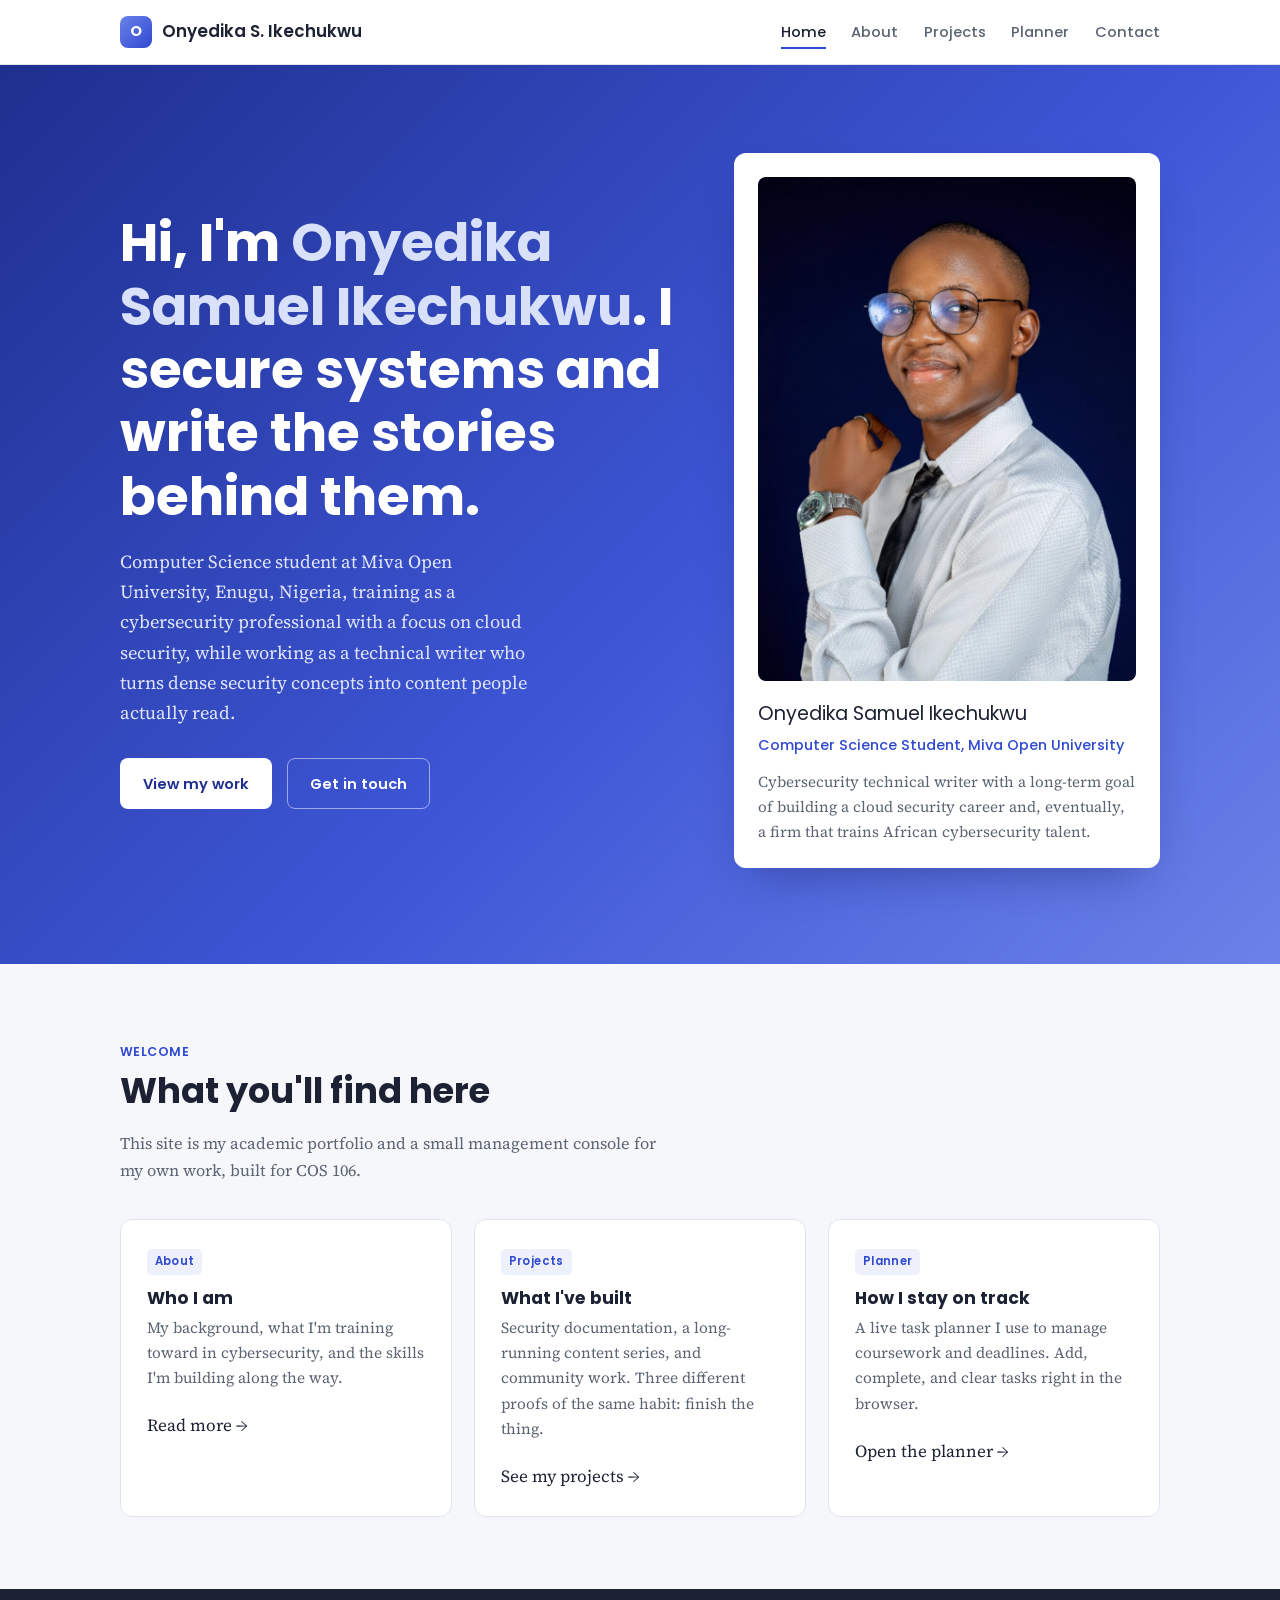
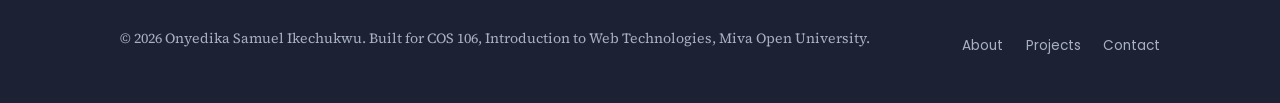
<file: index.html>
<!DOCTYPE html>
<html lang="en">
<head>
<meta charset="UTF-8">
<meta name="viewport" content="width=device-width, initial-scale=1.0">
<title>Onyedika Samuel Ikechukwu | Student Portfolio</title>
<meta name="description" content="Personal academic portfolio of Onyedika Samuel Ikechukwu, Computer Science student at Miva Open University and cybersecurity technical writer.">
<link rel="stylesheet" href="css/style.css">
</head>
<body>

<header class="site-header">
  <nav class="nav">
    <a href="index.html" class="brand"><span class="brand-mark">O</span>Onyedika S. Ikechukwu</a>
    <button class="nav-toggle" id="navToggle" aria-label="Toggle navigation menu" aria-expanded="false">☰</button>
    <ul class="nav-links" id="navLinks">
      <li><a href="index.html" aria-current="page">Home</a></li>
      <li><a href="about.html">About</a></li>
      <li><a href="projects.html">Projects</a></li>
      <li><a href="planner.html">Planner</a></li>
      <li><a href="contact.html">Contact</a></li>
    </ul>
  </nav>
</header>

<main>
  <section class="hero">
    <div class="container hero-grid">
      <div>
        <h1>Hi, I'm <span class="accent">Onyedika Samuel Ikechukwu</span>. I secure systems and write the stories behind them.</h1>
        <p class="hero-lede">Computer Science student at Miva Open University, Enugu, Nigeria, training as a cybersecurity professional with a focus on cloud security, while working as a technical writer who turns dense security concepts into content people actually read.</p>
        <div class="btn-row">
          <a href="projects.html" class="btn btn-primary">View my work</a>
          <a href="contact.html" class="btn btn-ghost">Get in touch</a>
        </div>
      </div>

      <div class="profile-card">
        <div class="profile-photo-frame">
          <img src="images/cedric.jpg" alt="Portrait of Onyedika Samuel Ikechukwu">
        </div>
        <p class="profile-name">Onyedika Samuel Ikechukwu</p>
        <p class="profile-role">Computer Science Student, Miva Open University</p>
        <p class="profile-blurb">Cybersecurity technical writer with a long-term goal of building a cloud security career and, eventually, a firm that trains African cybersecurity talent.</p>
      </div>
    </div>
  </section>

  <section class="section">
    <div class="container">
      <div class="section-head">
        <span class="eyebrow">Welcome</span>
        <h2>What you'll find here</h2>
        <p>This site is my academic portfolio and a small management console for my own work, built for COS 106.</p>
      </div>
      <div class="grid grid-3">
        <div class="card">
          <span class="file-tag">About</span>
          <h3>Who I am</h3>
          <p>My background, what I'm training toward in cybersecurity, and the skills I'm building along the way.</p>
          <a href="about.html" class="project-links" style="display:inline-block;">Read more →</a>
        </div>
        <div class="card">
          <span class="file-tag">Projects</span>
          <h3>What I've built</h3>
          <p>Security documentation, a long-running content series, and community work. Three different proofs of the same habit: finish the thing.</p>
          <a href="projects.html" class="project-links" style="display:inline-block;">See my projects →</a>
        </div>
        <div class="card">
          <span class="file-tag">Planner</span>
          <h3>How I stay on track</h3>
          <p>A live task planner I use to manage coursework and deadlines. Add, complete, and clear tasks right in the browser.</p>
          <a href="planner.html" class="project-links" style="display:inline-block;">Open the planner →</a>
        </div>
      </div>
    </div>
  </section>
</main>

<footer class="site-footer">
  <div class="container footer-row">
    <p>&copy; 2026 Onyedika Samuel Ikechukwu. Built for COS 106, Introduction to Web Technologies, Miva Open University.</p>
    <div class="footer-links">
      <a href="about.html">About</a>
      <a href="projects.html">Projects</a>
      <a href="contact.html">Contact</a>
    </div>
  </div>
</footer>

<script src="js/main.js"></script>
</body>
</html>
</file>
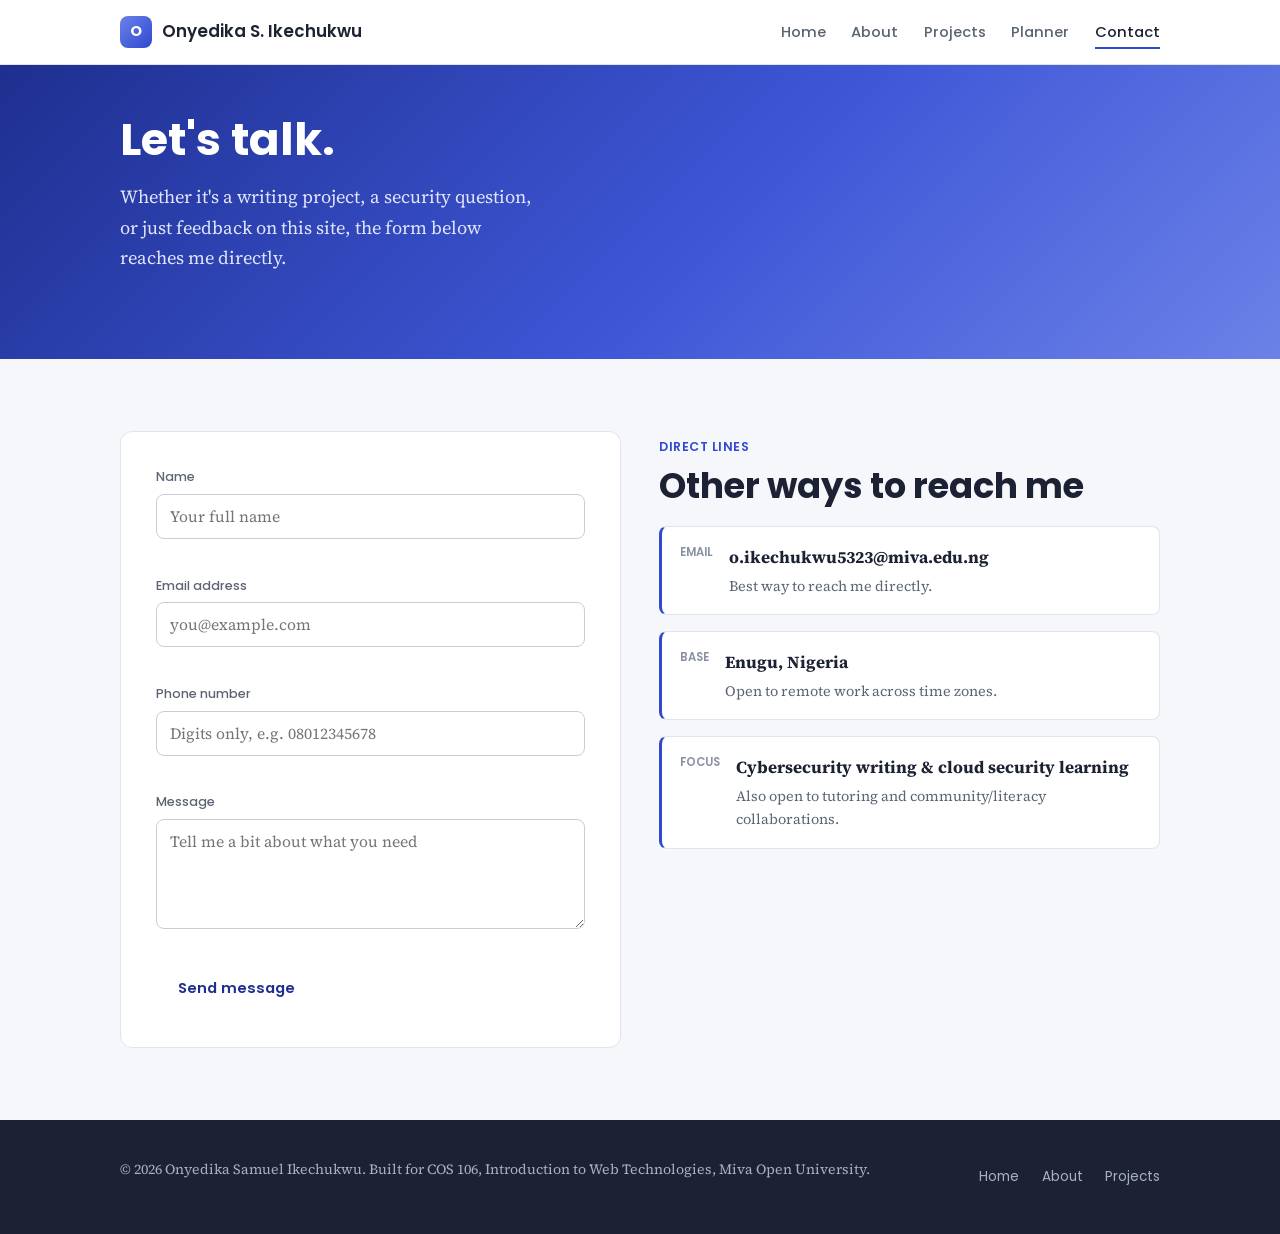
<file: contact.html>
<!DOCTYPE html>
<html lang="en">
<head>
<meta charset="UTF-8">
<meta name="viewport" content="width=device-width, initial-scale=1.0">
<title>Contact | Onyedika Samuel Ikechukwu</title>
<meta name="description" content="Get in touch with Onyedika Samuel Ikechukwu, contact form with client-side validation.">
<link rel="stylesheet" href="css/style.css">
</head>
<body>

<header class="site-header">
  <nav class="nav">
    <a href="index.html" class="brand"><span class="brand-mark">O</span>Onyedika S. Ikechukwu</a>
    <button class="nav-toggle" id="navToggle" aria-label="Toggle navigation menu" aria-expanded="false">☰</button>
    <ul class="nav-links" id="navLinks">
      <li><a href="index.html">Home</a></li>
      <li><a href="about.html">About</a></li>
      <li><a href="projects.html">Projects</a></li>
      <li><a href="planner.html">Planner</a></li>
      <li><a href="contact.html" aria-current="page">Contact</a></li>
    </ul>
  </nav>
</header>

<main>
  <section class="hero" style="padding:3rem 0 3.5rem;">
    <div class="container">
      <h1 style="font-size:clamp(2rem,4vw,2.8rem);">Let's talk.</h1>
      <p class="hero-lede">Whether it's a writing project, a security question, or just feedback on this site, the form below reaches me directly.</p>
    </div>
  </section>

  <section class="section">
    <div class="container contact-grid">
      <div class="planner-panel">
        <form id="contactForm" novalidate>
          <div class="form-row">
            <label for="cName">Name</label>
            <input type="text" id="cName" name="name" placeholder="Your full name">
            <span class="error-text" id="err-cName"></span>
          </div>
          <div class="form-row">
            <label for="cEmail">Email address</label>
            <input type="email" id="cEmail" name="email" placeholder="you@example.com">
            <span class="error-text" id="err-cEmail"></span>
          </div>
          <div class="form-row">
            <label for="cPhone">Phone number</label>
            <input type="tel" id="cPhone" name="phone" placeholder="Digits only, e.g. 08012345678">
            <span class="error-text" id="err-cPhone"></span>
          </div>
          <div class="form-row">
            <label for="cMessage">Message</label>
            <textarea id="cMessage" name="message" placeholder="Tell me a bit about what you need"></textarea>
            <span class="error-text" id="err-cMessage"></span>
          </div>
          <button type="submit" class="btn btn-primary" style="border:none;">Send message</button>
          <div class="form-status" id="formStatus"></div>
        </form>
      </div>

      <div class="contact-info">
        <div class="section-head" style="margin-bottom:1.2rem;">
          <span class="eyebrow">Direct lines</span>
          <h2>Other ways to reach me</h2>
        </div>
        <div class="log-item">
          <span class="log-tag mono">EMAIL</span>
          <div><strong><a href="mailto:o.ikechukwu5323@miva.edu.ng" style="border-bottom:1px solid var(--gold);">o.ikechukwu5323@miva.edu.ng</a></strong><p style="margin:.2rem 0 0;color:var(--slate);font-size:.9rem;">Best way to reach me directly.</p></div>
        </div>
        <div class="log-item">
          <span class="log-tag mono">BASE</span>
          <div><strong>Enugu, Nigeria</strong><p style="margin:.2rem 0 0;color:var(--slate);font-size:.9rem;">Open to remote work across time zones.</p></div>
        </div>
        <div class="log-item">
          <span class="log-tag mono">FOCUS</span>
          <div><strong>Cybersecurity writing &amp; cloud security learning</strong><p style="margin:.2rem 0 0;color:var(--slate);font-size:.9rem;">Also open to tutoring and community/literacy collaborations.</p></div>
        </div>
      </div>
    </div>
  </section>
</main>

<footer class="site-footer">
  <div class="container footer-row">
    <p>&copy; 2026 Onyedika Samuel Ikechukwu. Built for COS 106, Introduction to Web Technologies, Miva Open University.</p>
    <div class="footer-links">
      <a href="index.html">Home</a>
      <a href="about.html">About</a>
      <a href="projects.html">Projects</a>
    </div>
  </div>
</footer>

<script src="js/main.js"></script>
<script src="js/contact.js"></script>
</body>
</html>
</file>
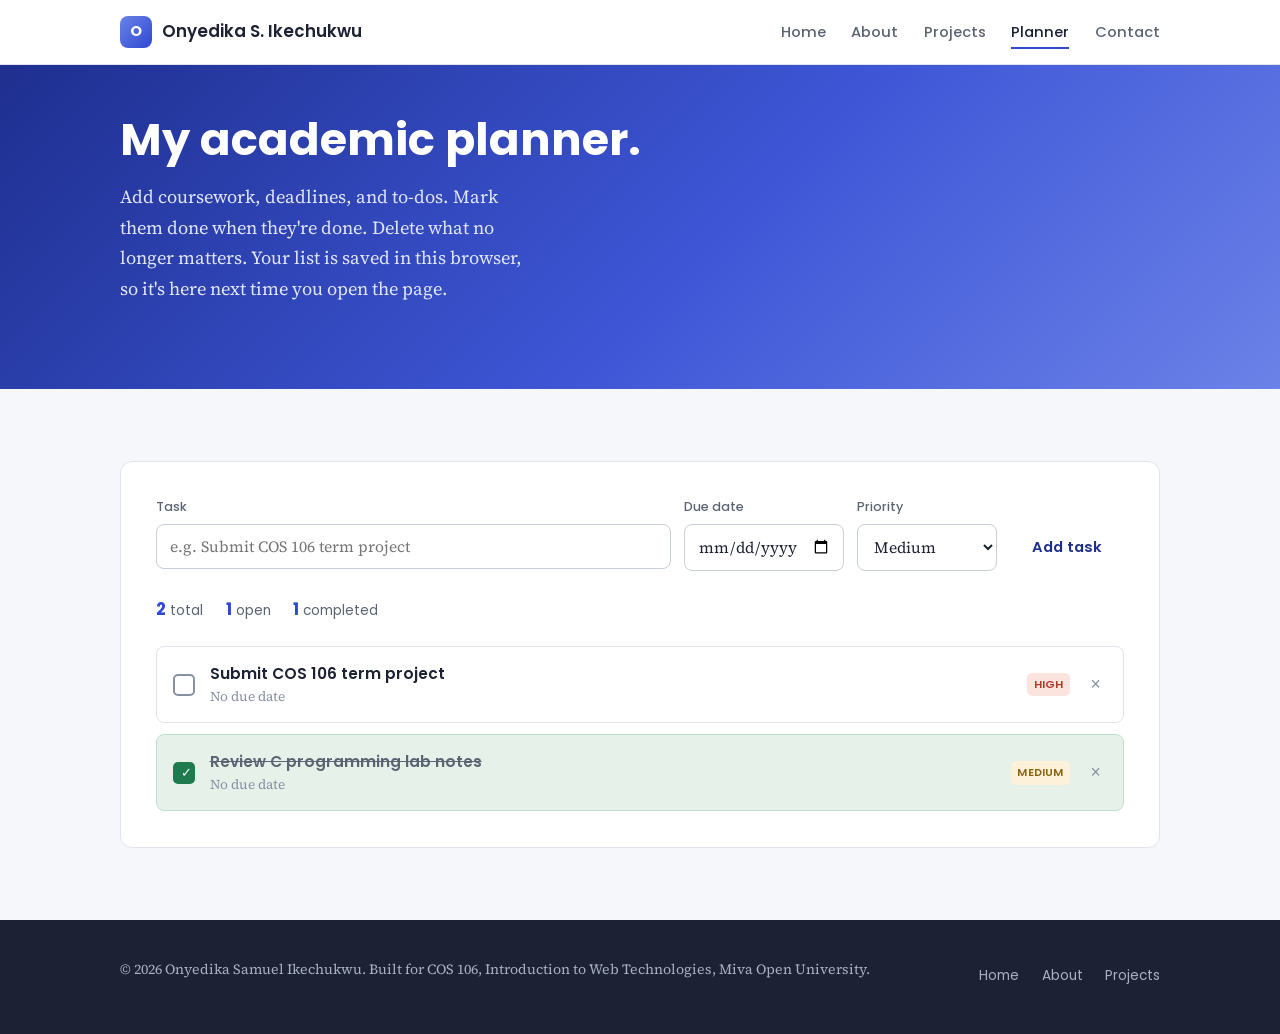
<file: planner.html>
<!DOCTYPE html>
<html lang="en">
<head>
<meta charset="UTF-8">
<meta name="viewport" content="width=device-width, initial-scale=1.0">
<title>Academic Planner | Onyedika Samuel Ikechukwu</title>
<meta name="description" content="Interactive academic planner: add, complete and delete coursework tasks.">
<link rel="stylesheet" href="css/style.css">
</head>
<body>

<header class="site-header">
  <nav class="nav">
    <a href="index.html" class="brand"><span class="brand-mark">O</span>Onyedika S. Ikechukwu</a>
    <button class="nav-toggle" id="navToggle" aria-label="Toggle navigation menu" aria-expanded="false">☰</button>
    <ul class="nav-links" id="navLinks">
      <li><a href="index.html">Home</a></li>
      <li><a href="about.html">About</a></li>
      <li><a href="projects.html">Projects</a></li>
      <li><a href="planner.html" aria-current="page">Planner</a></li>
      <li><a href="contact.html">Contact</a></li>
    </ul>
  </nav>
</header>

<main>
  <section class="hero" style="padding:3rem 0 3.5rem;">
    <div class="container">
      <h1 style="font-size:clamp(2rem,4vw,2.8rem);">My academic planner.</h1>
      <p class="hero-lede">Add coursework, deadlines, and to-dos. Mark them done when they're done. Delete what no longer matters. Your list is saved in this browser, so it's here next time you open the page.</p>
    </div>
  </section>

  <section class="section">
    <div class="container">
      <div class="planner-panel">
        <form class="planner-form" id="taskForm">
          <div class="field" style="grid-column:1/2;">
            <label for="taskTitle">Task</label>
            <input type="text" id="taskTitle" placeholder="e.g. Submit COS 106 term project" required>
          </div>
          <div class="field">
            <label for="taskDue">Due date</label>
            <input type="date" id="taskDue">
          </div>
          <div class="field">
            <label for="taskPriority">Priority</label>
            <select id="taskPriority">
              <option value="low">Low</option>
              <option value="medium" selected>Medium</option>
              <option value="high">High</option>
            </select>
          </div>
          <div class="field" style="justify-content:flex-end;">
            <label style="visibility:hidden;">Add</label>
            <button type="submit" class="btn btn-primary" style="border:none;">Add task</button>
          </div>
        </form>

        <div class="planner-stats" id="plannerStats">
          <span><b id="statTotal">0</b> total</span>
          <span><b id="statOpen">0</b> open</span>
          <span><b id="statDone">0</b> completed</span>
        </div>

        <div class="task-list" id="taskList">
          <!-- tasks injected by js/planner.js -->
        </div>

        <div class="empty-state" id="emptyState">
          No tasks yet. Add your first one above.
        </div>
      </div>
    </div>
  </section>
</main>

<footer class="site-footer">
  <div class="container footer-row">
    <p>&copy; 2026 Onyedika Samuel Ikechukwu. Built for COS 106, Introduction to Web Technologies, Miva Open University.</p>
    <div class="footer-links">
      <a href="index.html">Home</a>
      <a href="about.html">About</a>
      <a href="projects.html">Projects</a>
    </div>
  </div>
</footer>

<script src="js/main.js"></script>
<script src="js/planner.js"></script>
</body>
</html>
</file>
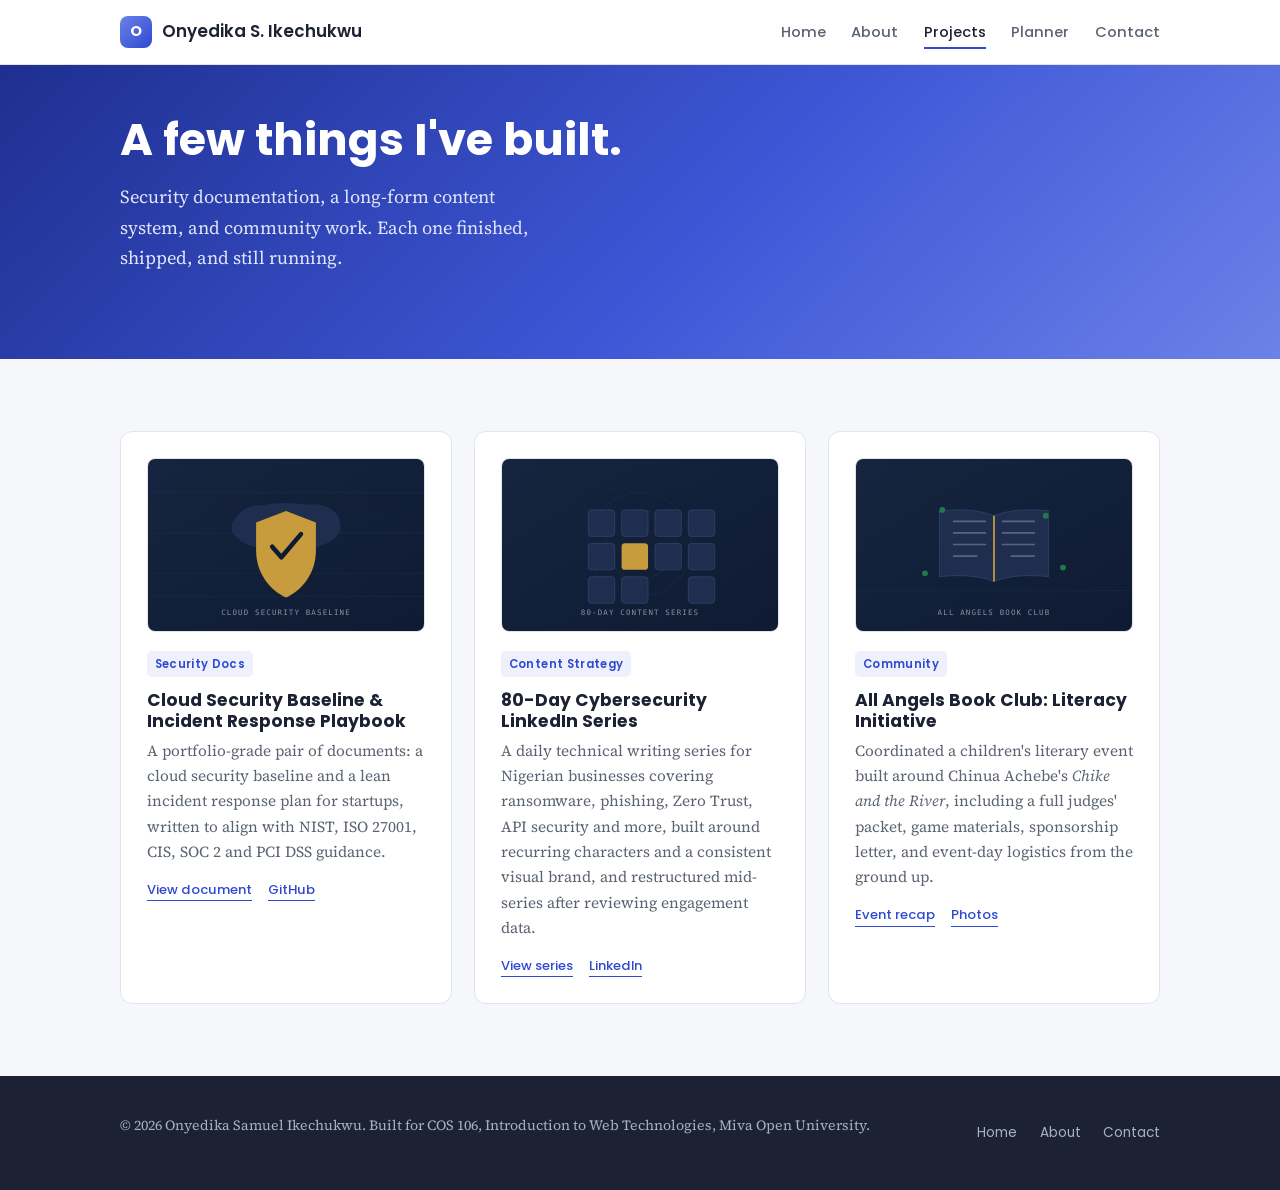
<file: projects.html>
<!DOCTYPE html>
<html lang="en">
<head>
<meta charset="UTF-8">
<meta name="viewport" content="width=device-width, initial-scale=1.0">
<title>Projects | Onyedika Samuel Ikechukwu</title>
<meta name="description" content="Selected projects: cloud security documentation, a long-running content series, and community literacy work.">
<link rel="stylesheet" href="css/style.css">
</head>
<body>

<header class="site-header">
  <nav class="nav">
    <a href="index.html" class="brand"><span class="brand-mark">O</span>Onyedika S. Ikechukwu</a>
    <button class="nav-toggle" id="navToggle" aria-label="Toggle navigation menu" aria-expanded="false">☰</button>
    <ul class="nav-links" id="navLinks">
      <li><a href="index.html">Home</a></li>
      <li><a href="about.html">About</a></li>
      <li><a href="projects.html" aria-current="page">Projects</a></li>
      <li><a href="planner.html">Planner</a></li>
      <li><a href="contact.html">Contact</a></li>
    </ul>
  </nav>
</header>

<main>
  <section class="hero" style="padding:3rem 0 3.5rem;">
    <div class="container">
      <h1 style="font-size:clamp(2rem,4vw,2.8rem);">A few things I've built.</h1>
      <p class="hero-lede">Security documentation, a long-form content system, and community work. Each one finished, shipped, and still running.</p>
    </div>
  </section>

  <section class="section">
    <div class="container">
      <div class="grid grid-3">

        <article class="card">
          <div class="project-media">
            <img src="images/project-security.svg" alt="Illustration of a shield over a cloud, representing the cloud security baseline project">
          </div>
          <span class="file-tag">Security Docs</span>
          <h3>Cloud Security Baseline &amp; Incident Response Playbook</h3>
          <p>A portfolio-grade pair of documents: a cloud security baseline and a lean incident response plan for startups, written to align with NIST, ISO 27001, CIS, SOC 2 and PCI DSS guidance.</p>
          <div class="project-links">
            <a href="#" onclick="return false;">View document</a>
            <a href="#" onclick="return false;">GitHub</a>
          </div>
        </article>

        <article class="card">
          <div class="project-media">
            <img src="images/project-content.svg" alt="Illustration of a content calendar grid, representing the 80-day LinkedIn series project">
          </div>
          <span class="file-tag">Content Strategy</span>
          <h3>80-Day Cybersecurity LinkedIn Series</h3>
          <p>A daily technical writing series for Nigerian businesses covering ransomware, phishing, Zero Trust, API security and more, built around recurring characters and a consistent visual brand, and restructured mid-series after reviewing engagement data.</p>
          <div class="project-links">
            <a href="#" onclick="return false;">View series</a>
            <a href="#" onclick="return false;">LinkedIn</a>
          </div>
        </article>

        <article class="card">
          <div class="project-media">
            <img src="images/project-bookclub.svg" alt="Illustration of an open book, representing the All Angels Book Club literacy initiative">
          </div>
          <span class="file-tag">Community</span>
          <h3>All Angels Book Club: Literacy Initiative</h3>
          <p>Coordinated a children's literary event built around Chinua Achebe's <em>Chike and the River</em>, including a full judges' packet, game materials, sponsorship letter, and event-day logistics from the ground up.</p>
          <div class="project-links">
            <a href="#" onclick="return false;">Event recap</a>
            <a href="#" onclick="return false;">Photos</a>
          </div>
        </article>

      </div>
    </div>
  </section>
</main>

<footer class="site-footer">
  <div class="container footer-row">
    <p>&copy; 2026 Onyedika Samuel Ikechukwu. Built for COS 106, Introduction to Web Technologies, Miva Open University.</p>
    <div class="footer-links">
      <a href="index.html">Home</a>
      <a href="about.html">About</a>
      <a href="contact.html">Contact</a>
    </div>
  </div>
</footer>

<script src="js/main.js"></script>
</body>
</html>
</file>
<file: css/style.css>
/* =========================================================
   COS 106 Term Project: Student Portfolio
   Clean, professional palette built around Royal Blue.
   ========================================================= */

@import url('https://fonts.googleapis.com/css2?family=Poppins:wght@400;500;600;700&family=Source+Serif+4:ital,wght@0,400;0,500;0,600;1,400&display=swap');

:root{
  /* --- color tokens --- */
  --blue:        #2F49D1;
  --blue-dark:   #1E2F8F;
  --blue-mid:    #3E56D6;
  --blue-light:  #6B82E8;
  --blue-pale:   #EEF1FC;
  --paper:       #F6F7FB;
  --paper-alt:   #ECEFF8;
  --card:        #FFFFFF;
  --ink:         #1C2233;
  --slate:       #5B6472;
  --slate-light: #8891A2;
  --border:      #E1E4EC;
  --green:       #1F7A4D;
  --green-soft:  #E6F1EA;
  --danger:      #B3382C;
  --danger-soft: #FBE4DD;

  /* --- type tokens --- */
  --font-display: 'Poppins', 'Segoe UI', sans-serif;
  --font-body:    'Source Serif 4', Georgia, serif;

  /* --- layout tokens --- */
  --radius: 12px;
  --radius-sm: 8px;
  --maxw: 1120px;
  --gap: clamp(1.5rem, 3vw, 3rem);
}

*,*::before,*::after{ box-sizing:border-box; }
html{ scroll-behavior:smooth; }
body{
  margin:0;
  background:var(--paper);
  color:var(--ink);
  font-family:var(--font-body);
  font-size:17px;
  line-height:1.65;
  -webkit-font-smoothing:antialiased;
}
img{ max-width:100%; display:block; }
a{ color:inherit; text-decoration:none; }
ul{ margin:0; padding:0; list-style:none; }
h1,h2,h3,h4{
  font-family:var(--font-display);
  color:var(--ink);
  line-height:1.2;
  margin:0 0 .5em;
}
p{ margin:0 0 1em; }
.container{
  max-width:var(--maxw);
  margin:0 auto;
  padding:0 clamp(1.25rem, 4vw, 2.5rem);
}

a:focus-visible, button:focus-visible, input:focus-visible,
textarea:focus-visible, select:focus-visible, .task-check:focus-visible{
  outline:2px solid var(--blue);
  outline-offset:3px;
}

@media (prefers-reduced-motion: reduce){
  *{ animation-duration:0.001ms !important; animation-iteration-count:1 !important; transition-duration:0.001ms !important; scroll-behavior:auto !important; }
}

/* =========================================================
   Eyebrow label - used above headings throughout the site
   ========================================================= */
.eyebrow{
  display:inline-block;
  font-family:var(--font-display);
  font-weight:600;
  font-size:.78rem;
  letter-spacing:.04em;
  text-transform:uppercase;
  color:var(--blue);
  margin-bottom:.6em;
}

/* =========================================================
   Header / Nav
   ========================================================= */
.site-header{
  background:#fff;
  border-bottom:1px solid var(--border);
  position:sticky; top:0; z-index:50;
}
.nav{
  display:flex;
  align-items:center;
  justify-content:space-between;
  flex-wrap:wrap;
  row-gap:.6rem;
  padding:1rem clamp(1.25rem, 4vw, 2.5rem);
  max-width:var(--maxw);
  margin:0 auto;
}
.brand{
  display:flex; align-items:center; gap:.6rem;
  font-family:var(--font-display);
  font-weight:600;
  color:var(--ink);
  font-size:1.05rem;
}
.brand-mark{
  width:32px; height:32px;
  display:grid; place-items:center;
  background:linear-gradient(135deg,var(--blue-light),var(--blue));
  color:#fff;
  font-family:var(--font-display);
  font-weight:700;
  font-size:.9rem;
  border-radius:8px;
}
.nav-links{
  display:flex;
  gap:clamp(.9rem,2vw,1.9rem);
  font-family:var(--font-display);
  font-size:.92rem;
  font-weight:500;
}
.nav-links a{
  color:var(--slate);
  position:relative;
  padding:.3rem 0;
  transition:color .2s ease;
}
.nav-links a::after{
  content:"";
  position:absolute; left:0; right:100%; bottom:-2px;
  height:2px; background:var(--blue);
  transition:right .25s ease;
}
.nav-links a:hover,
.nav-links a[aria-current="page"]{ color:var(--ink); }
.nav-links a:hover::after,
.nav-links a[aria-current="page"]::after{ right:0; }

.nav-toggle{
  display:none;
  background:none; border:1px solid var(--border);
  border-radius:var(--radius-sm);
  width:38px; height:38px;
  color:var(--ink);
  font-size:1.1rem;
  cursor:pointer;
}

@media (max-width:760px){
  .nav-toggle{ display:block; }
  .nav-links{
    position:absolute; top:100%; left:0; right:0;
    background:#fff;
    flex-direction:column;
    gap:0;
    max-height:0;
    overflow:hidden;
    transition:max-height .3s ease;
    border-bottom:1px solid var(--border);
  }
  .nav-links.open{ max-height:320px; }
  .nav-links a{
    display:block;
    padding:.9rem clamp(1.25rem,4vw,2.5rem);
    border-top:1px solid var(--border);
  }
  .nav-links a::after{ display:none; }
}

/* =========================================================
   Hero
   ========================================================= */
.hero{
  background:linear-gradient(135deg, var(--blue-dark) 0%, var(--blue-mid) 55%, var(--blue-light) 100%);
  color:#fff;
  padding:clamp(3rem,7vw,5.5rem) 0 clamp(3.5rem,8vw,6rem);
}
.hero-grid{
  display:grid;
  grid-template-columns:1.15fr .85fr;
  gap:var(--gap);
  align-items:center;
}
@media (max-width:820px){
  .hero-grid{ grid-template-columns:1fr; }
}
.hero h1{
  color:#fff;
  font-size:clamp(2.1rem,4.4vw,3.3rem);
  margin-bottom:.35em;
}
.hero .accent{ color:#D9E0FA; }
.hero-lede{
  font-family:var(--font-body);
  font-size:1.15rem;
  color:#E1E6FA;
  max-width:46ch;
  margin-bottom:1.6em;
}
.btn-row{ display:flex; gap:.9rem; flex-wrap:wrap; }
.btn{
  font-family:var(--font-display);
  font-weight:600;
  font-size:.92rem;
  padding:.85em 1.5em;
  border-radius:var(--radius-sm);
  border:1px solid transparent;
  cursor:pointer;
  transition:transform .15s ease, background .2s ease, border-color .2s ease;
  display:inline-block;
}
.btn:hover{ transform:translateY(-2px); }
.btn-primary{ background:#fff; color:var(--blue-dark); }
.btn-primary:hover{ background:#EEF1FC; }
.btn-ghost{ border-color:rgba(255,255,255,.5); color:#fff; }
.btn-ghost:hover{ border-color:#fff; background:rgba(255,255,255,.08); }

/* --- Profile card on the homepage --- */
.profile-card{
  background:#fff;
  border-radius:var(--radius);
  padding:1.5rem;
  box-shadow:0 20px 45px -20px rgba(15,25,80,.45);
}
.profile-photo-frame{
  width:100%;
  aspect-ratio:3/4;
  border-radius:var(--radius-sm);
  overflow:hidden;
  background:var(--blue-pale);
  margin-bottom:1.1rem;
}
.profile-photo-frame img{ width:100%; height:100%; object-fit:cover; object-position:center top; }
.profile-name{ color:var(--ink); font-family:var(--font-display); font-size:1.2rem; margin:0 0 .2em; }
.profile-role{ color:var(--blue); font-family:var(--font-display); font-weight:500; font-size:.9rem; margin-bottom:.7rem; }
.profile-blurb{ color:var(--slate); font-size:.95rem; margin:0; }

/* =========================================================
   Section scaffolding
   ========================================================= */
.section{ padding:clamp(3rem,6vw,4.5rem) 0; }
.section-alt{ background:var(--paper-alt); }
.section-head{ max-width:60ch; margin-bottom:2.2rem; }
.section-head h2{ font-size:clamp(1.6rem,3vw,2.2rem); }
.section-head p{ color:var(--slate); font-size:1.02rem; }

/* =========================================================
   Cards grid
   ========================================================= */
.grid{ display:grid; gap:1.4rem; }
.grid-3{ grid-template-columns:repeat(3,1fr); }
.grid-2{ grid-template-columns:repeat(2,1fr); }
@media (max-width:880px){ .grid-3{ grid-template-columns:1fr 1fr; } }
@media (max-width:640px){ .grid-3,.grid-2{ grid-template-columns:1fr; } }

.card{
  background:var(--card);
  border:1px solid var(--border);
  border-radius:var(--radius);
  padding:1.6rem;
  transition:box-shadow .2s ease, transform .2s ease, border-color .2s ease;
}
.card:hover{ box-shadow:0 14px 30px -18px rgba(30,47,143,.25); transform:translateY(-3px); border-color:var(--blue-light); }
.card .file-tag{
  font-family:var(--font-display); font-weight:600; font-size:.72rem; letter-spacing:.03em;
  color:var(--blue); background:var(--blue-pale);
  padding:.3em .7em; border-radius:5px; display:inline-block; margin-bottom:.8rem;
}
.card h3{ font-size:1.08rem; margin-bottom:.4rem; }
.card p{ color:var(--slate); font-size:.96rem; margin-bottom:.9rem; }

/* =========================================================
   Footer
   ========================================================= */
.site-footer{
  background:var(--ink);
  color:#A9B0C4;
  padding:2.4rem 0;
  font-size:.88rem;
}
.footer-row{
  display:flex; justify-content:space-between; align-items:center; flex-wrap:wrap; gap:1rem;
}
.footer-links{ display:flex; gap:1.4rem; font-family:var(--font-display); font-size:.85rem; }
.footer-links a:hover{ color:#fff; }

/* =========================================================
   About page
   ========================================================= */
.about-grid{ display:grid; grid-template-columns:1fr 1fr; gap:var(--gap); }
@media (max-width:820px){ .about-grid{ grid-template-columns:1fr; } }
.log-list{ display:flex; flex-direction:column; gap:1rem; }
.log-item{
  display:grid; grid-template-columns:auto 1fr; gap:1rem;
  padding:1rem 1.1rem;
  background:var(--card);
  border:1px solid var(--border);
  border-left:3px solid var(--blue);
  border-radius:var(--radius-sm);
}
.log-item .log-tag{ font-family:var(--font-display); font-weight:600; font-size:.72rem; color:var(--slate-light); }
.skill-bar-track{
  height:6px; background:var(--border); border-radius:3px; overflow:hidden; margin-top:.5rem;
}
.skill-bar-fill{ height:100%; background:linear-gradient(90deg,var(--blue-light),var(--blue)); border-radius:3px; }

/* =========================================================
   Projects page
   ========================================================= */
.project-media{
  width:100%; aspect-ratio:16/10;
  border-radius:var(--radius-sm);
  margin-bottom:1rem;
  overflow:hidden;
  border:1px solid var(--border);
}
.project-media img{ width:100%; height:100%; object-fit:cover; }
.project-links{ display:flex; gap:1rem; margin-top:.4rem; }
.project-links a{
  font-family:var(--font-display); font-weight:500; font-size:.82rem;
  color:var(--blue); border-bottom:1px solid var(--blue);
}
.project-links a:hover{ color:var(--blue-dark); border-color:var(--blue-dark); }

/* =========================================================
   Planner page
   ========================================================= */
.planner-panel{
  background:var(--card);
  border:1px solid var(--border);
  border-radius:var(--radius);
  padding:clamp(1.4rem,3vw,2.2rem);
}
.planner-form{
  display:grid;
  grid-template-columns:1fr 160px 140px auto;
  gap:.8rem;
  margin-bottom:1.6rem;
}
@media (max-width:760px){ .planner-form{ grid-template-columns:1fr; } }
.field{ display:flex; flex-direction:column; gap:.35rem; }
label{
  font-family:var(--font-display); font-weight:500; font-size:.78rem;
  color:var(--slate);
}
input[type="text"], input[type="email"], input[type="tel"], input[type="date"],
select, textarea{
  font-family:var(--font-body);
  font-size:.98rem;
  padding:.7em .8em;
  border:1px solid #C7CEDA;
  border-radius:var(--radius-sm);
  background:#fff;
  color:var(--ink);
}
textarea{ resize:vertical; min-height:110px; }
.planner-stats{
  display:flex; gap:1.4rem; margin-bottom:1.4rem;
  font-family:var(--font-display); font-size:.85rem; color:var(--slate);
}
.planner-stats b{ color:var(--blue); font-size:1.05rem; }

.task-list{ display:flex; flex-direction:column; gap:.7rem; }
.task-item{
  display:grid;
  grid-template-columns:auto 1fr auto auto;
  align-items:center;
  gap:.9rem;
  padding:.85rem 1rem;
  border:1px solid var(--border);
  border-radius:var(--radius-sm);
  background:#fff;
}
.task-item.done{ background:var(--green-soft); border-color:#BFE0CC; }
.task-item.done .task-title{ text-decoration:line-through; color:var(--slate); }
.task-check{
  width:22px; height:22px;
  border-radius:5px;
  border:2px solid var(--slate-light);
  background:#fff;
  cursor:pointer;
  display:grid; place-items:center;
  color:#fff;
  font-size:.8rem;
}
.task-item.done .task-check{ background:var(--green); border-color:var(--green); }
.task-title{ font-weight:600; font-family:var(--font-display); font-size:.96rem; }
.task-due{ font-family:var(--font-body); font-size:.85rem; color:var(--slate-light); }
.task-priority{
  font-family:var(--font-display); font-weight:600; font-size:.68rem; letter-spacing:.02em;
  text-transform:uppercase;
  padding:.25em .6em; border-radius:5px;
  justify-self:start;
}
.pr-high{ background:var(--danger-soft); color:var(--danger); }
.pr-medium{ background:#FDF1D9; color:#8A6413; }
.pr-low{ background:var(--green-soft); color:var(--green); }
.task-delete{
  background:none; border:none; cursor:pointer;
  color:var(--slate-light); font-size:1.1rem;
  transition:color .15s ease;
}
.task-delete:hover{ color:var(--danger); }
.empty-state{
  text-align:center; padding:2.4rem 1rem; color:var(--slate-light);
  font-family:var(--font-display); font-size:.9rem;
  border:1px dashed #C7CEDA; border-radius:var(--radius-sm);
}

/* =========================================================
   Contact page
   ========================================================= */
.contact-grid{ display:grid; grid-template-columns:1fr 1fr; gap:var(--gap); align-items:start; }
@media (max-width:820px){ .contact-grid{ grid-template-columns:1fr; } }
.form-row{ display:flex; flex-direction:column; gap:.4rem; margin-bottom:1.1rem; }
.error-text{
  font-family:var(--font-display); font-size:.78rem; color:var(--danger);
  min-height:1em;
}
input.invalid, textarea.invalid{ border-color:var(--danger); }
.form-status{
  margin-top:1rem; padding:.9rem 1rem;
  border-radius:var(--radius-sm);
  font-family:var(--font-display); font-size:.88rem;
  display:none;
}
.form-status.show{ display:block; }
.form-status.ok{ background:var(--green-soft); color:var(--green); }
.form-status.err{ background:var(--danger-soft); color:var(--danger); }

.contact-info .log-item{ margin-bottom:1rem; }

/* utility */
.mt-2{ margin-top:2rem; }
.text-center{ text-align:center; }
</file>
